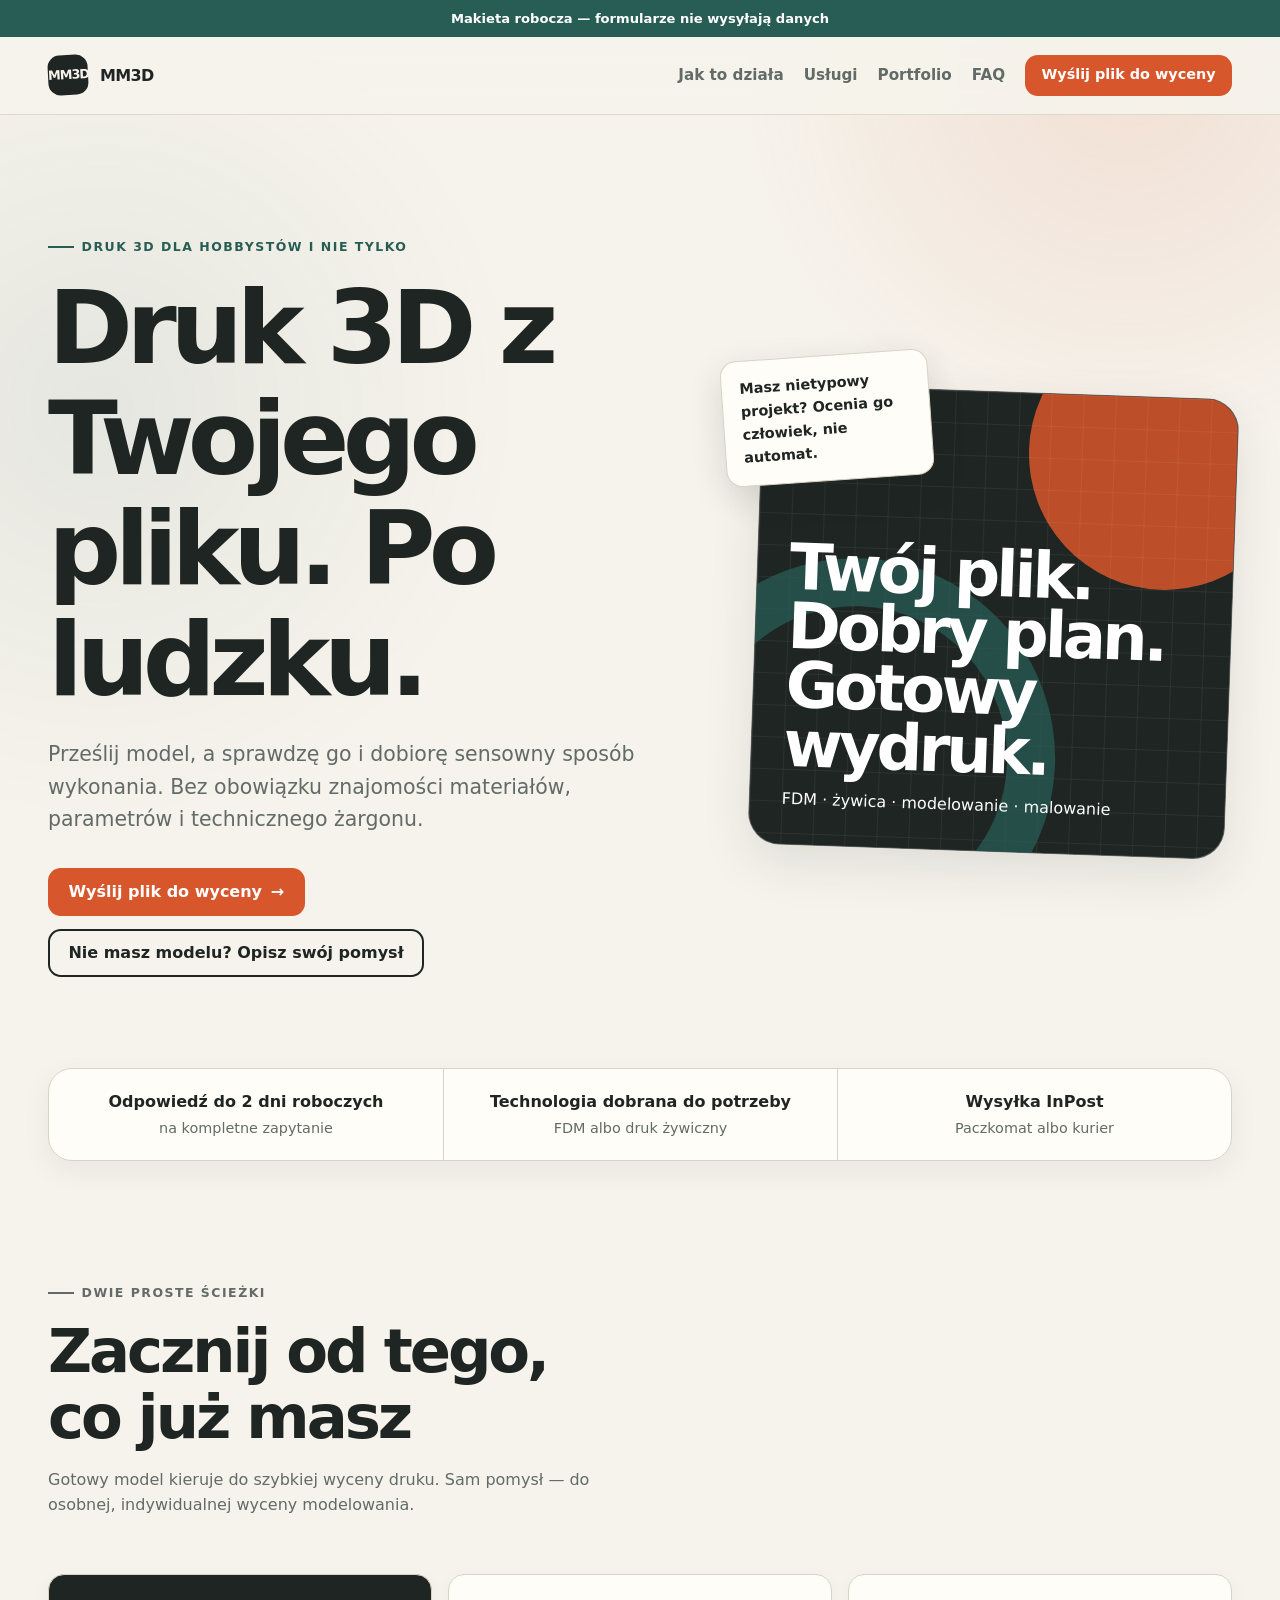
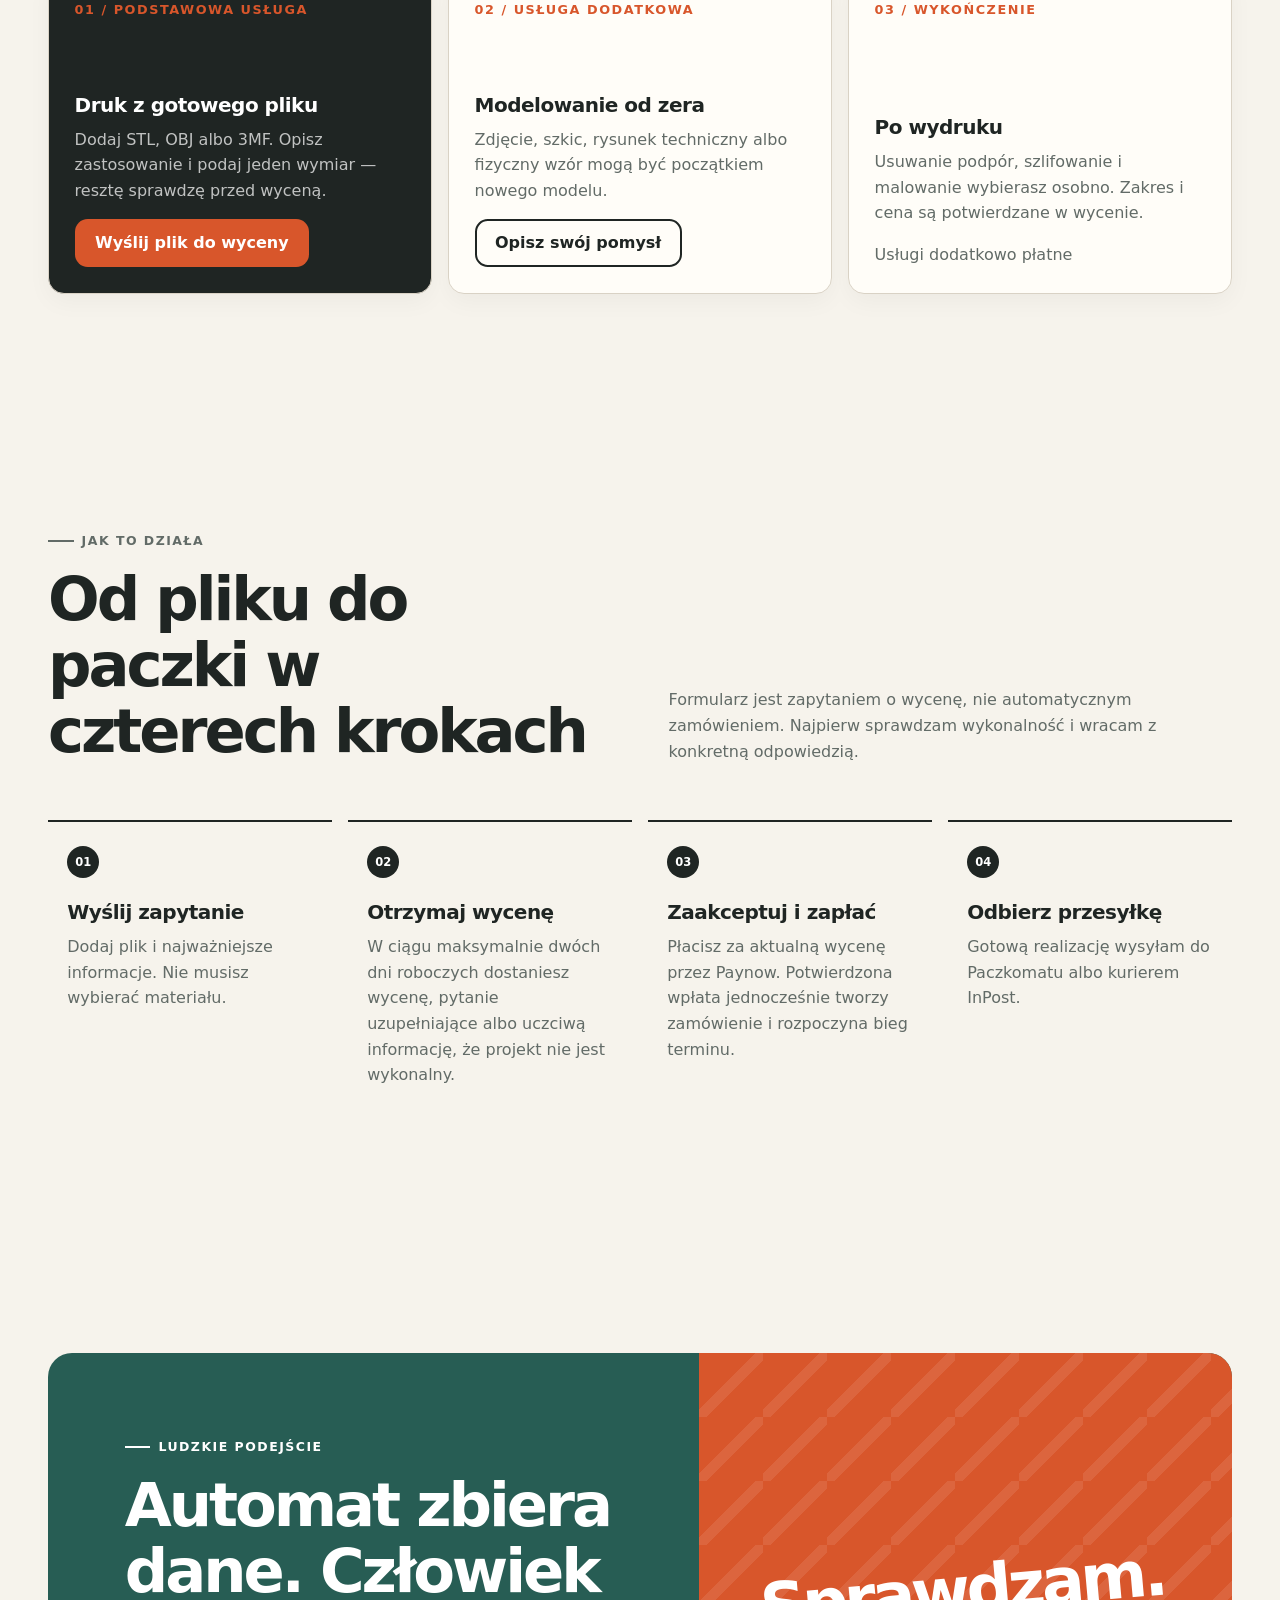
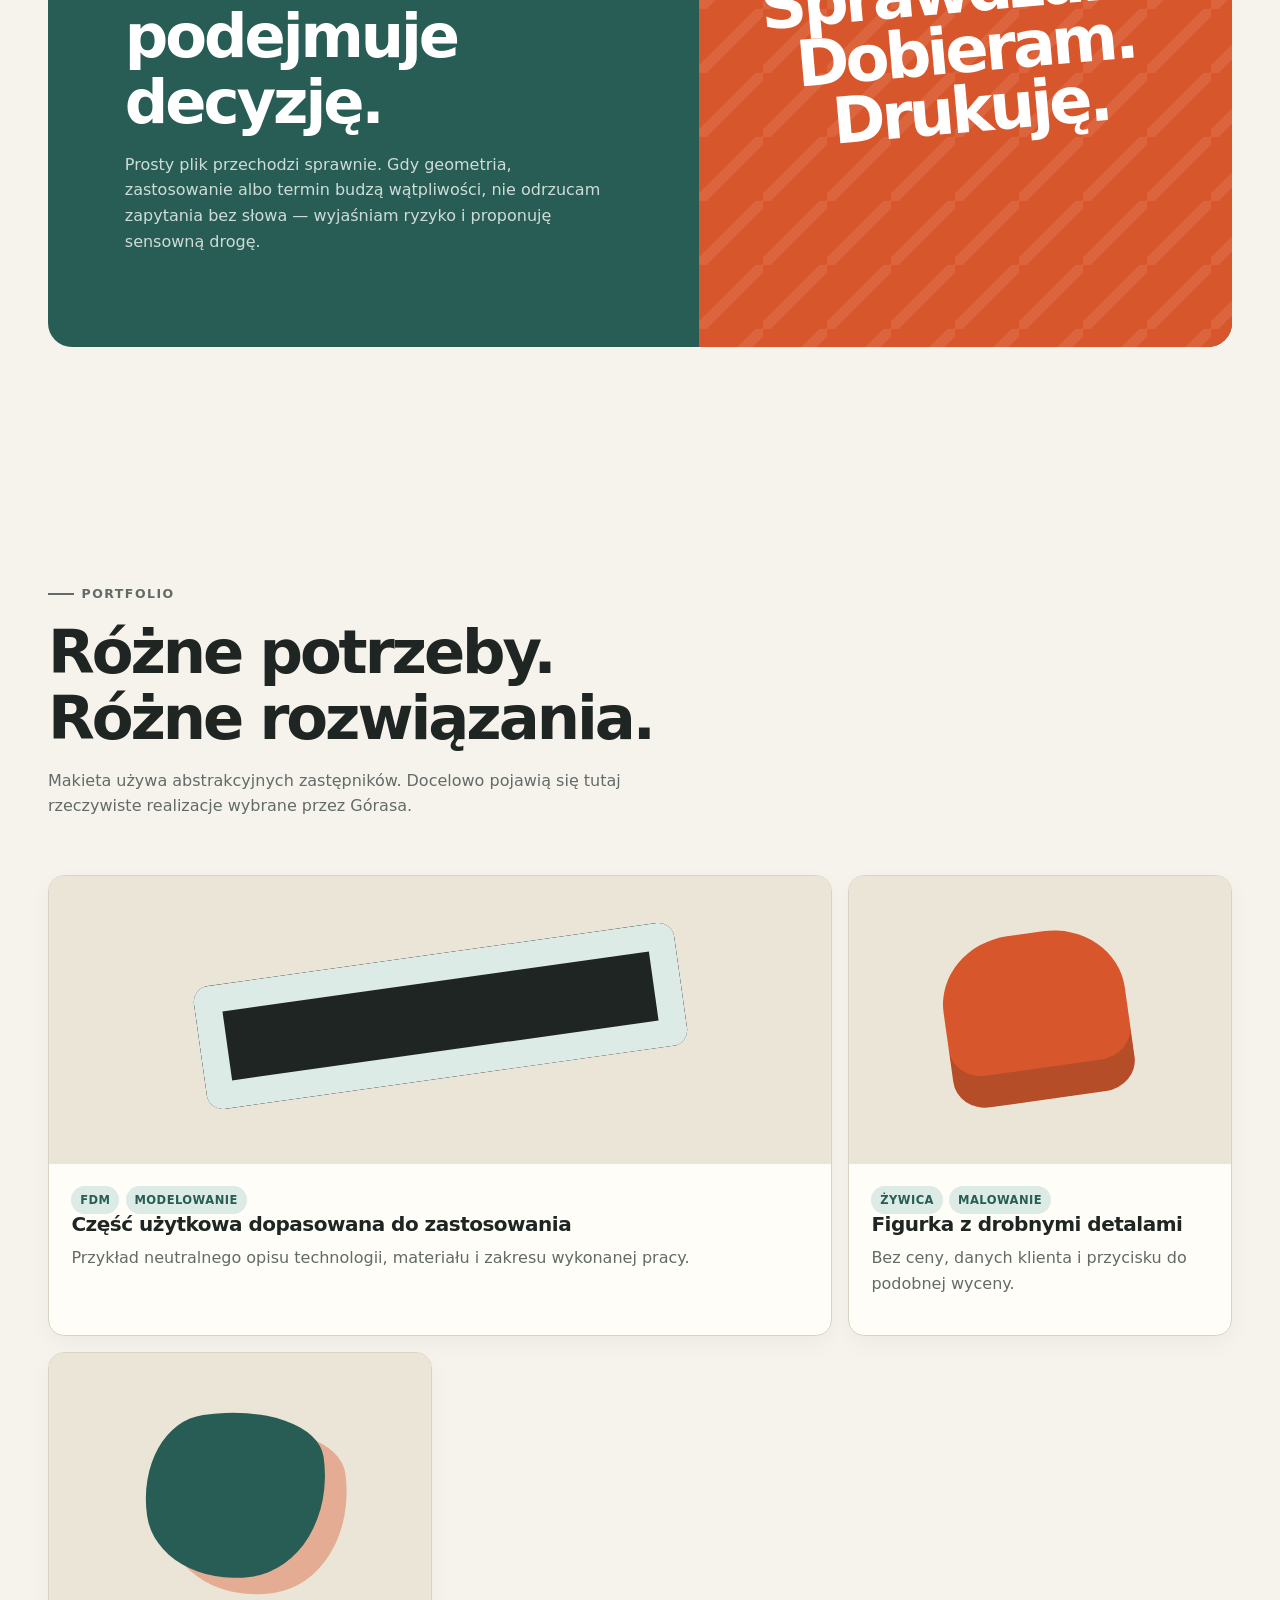
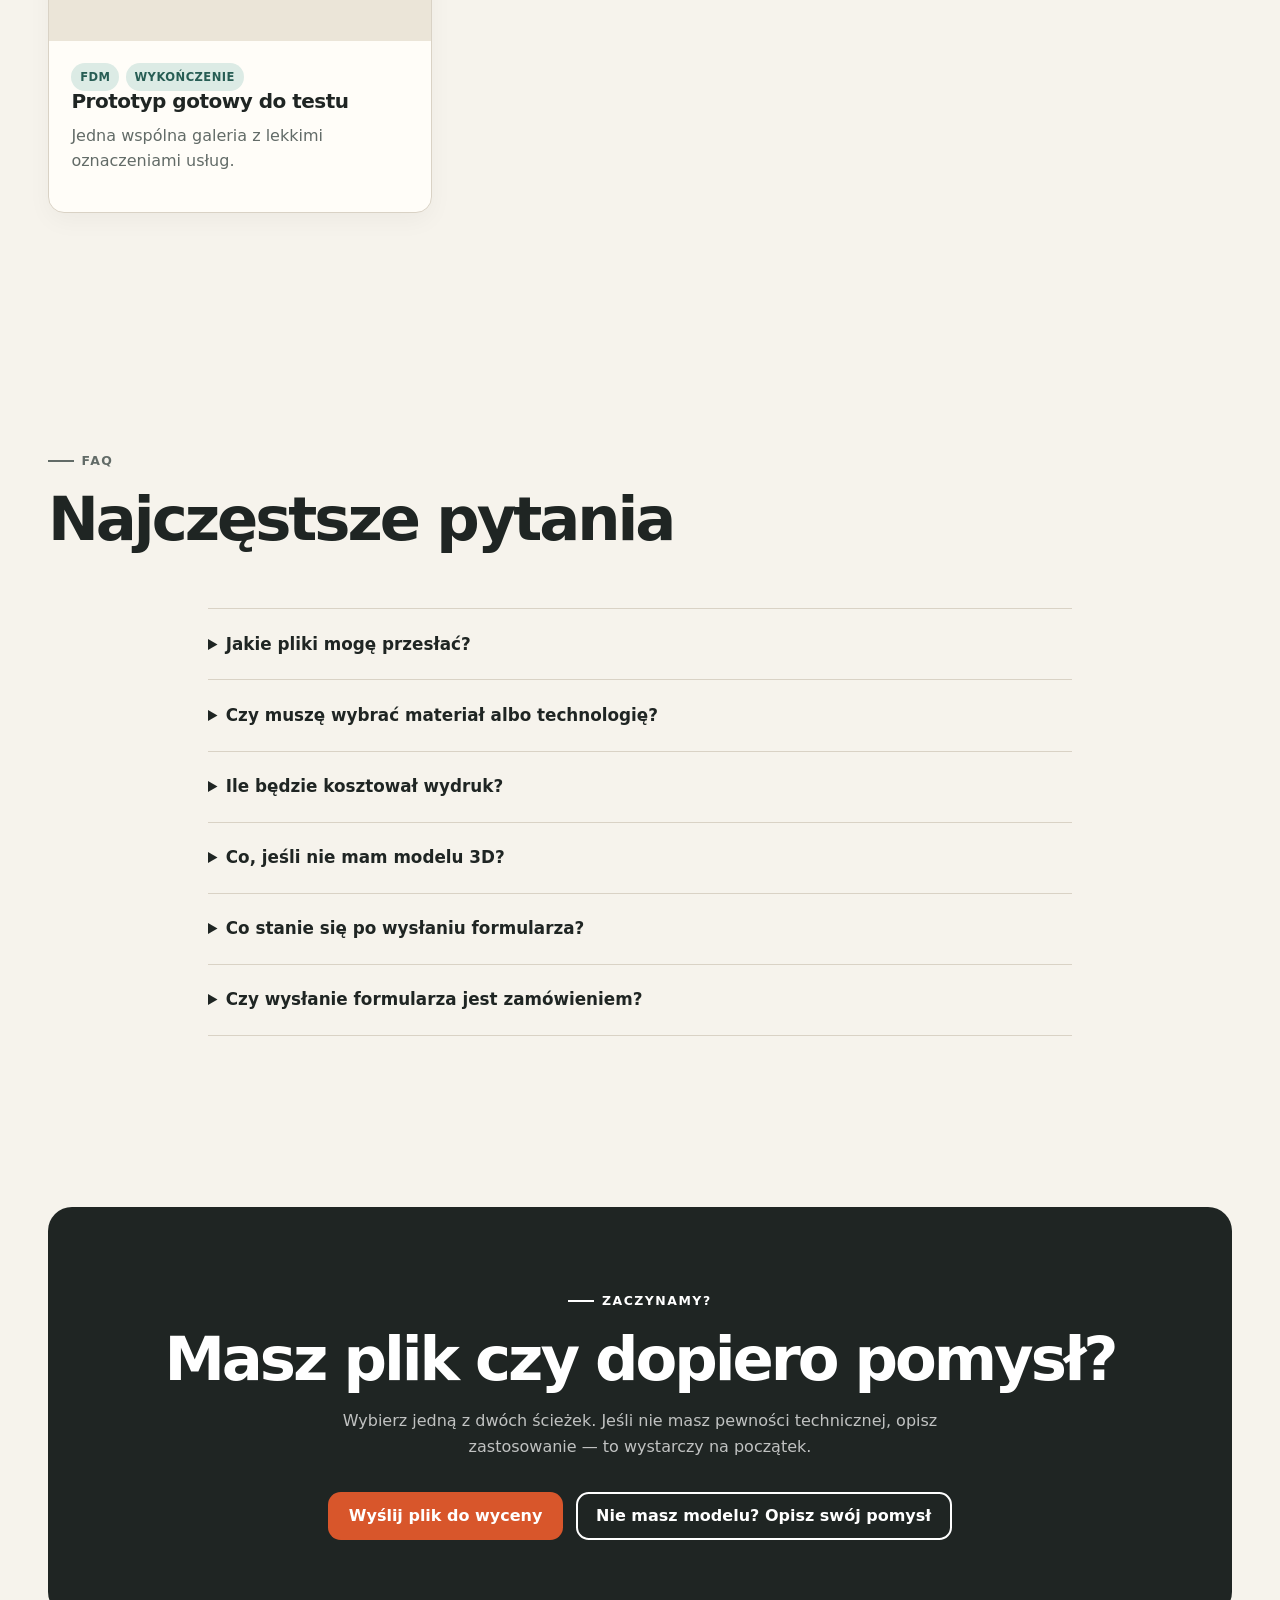
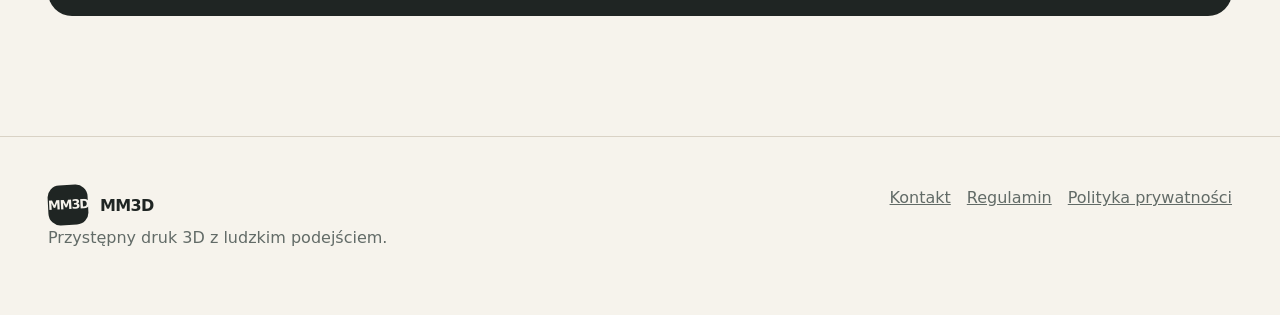
<file: prototype/index.html>
<!doctype html>
<html lang="pl">
  <head>
    <meta charset="utf-8">
    <meta name="viewport" content="width=device-width, initial-scale=1">
    <meta name="description" content="MM3D — przystępny druk 3D z Twojego pliku i modelowanie od zera.">
    <title>MM3D — druk 3D po ludzku</title>
    <link rel="icon" href="favicon.svg" type="image/svg+xml">
    <link rel="stylesheet" href="styles.css">
    <script src="app.js" defer></script>
  </head>
  <body>
    <a class="skip-link" href="#main">Przejdź do treści</a>
    <div class="prototype-banner">Makieta robocza — formularze nie wysyłają danych</div>

    <header class="site-header">
      <div class="nav-shell">
        <a class="brand" href="index.html" aria-label="MM3D — strona główna">
          <span class="brand-mark" aria-hidden="true">MM3D</span>
          <span>MM3D</span>
        </a>
        <button class="menu-button" type="button" aria-expanded="false" aria-controls="main-nav" data-menu-button>Menu</button>
        <nav class="nav-links" id="main-nav" aria-label="Główna nawigacja" data-nav>
          <a href="#jak-to-dziala">Jak to działa</a>
          <a href="#uslugi">Usługi</a>
          <a href="#portfolio">Portfolio</a>
          <a href="#faq">FAQ</a>
          <a class="button small" href="wycena-druku.html">Wyślij plik do wyceny</a>
        </nav>
      </div>
    </header>

    <main id="main">
      <section class="hero">
        <div>
          <p class="eyebrow">Druk 3D dla hobbystów i nie tylko</p>
          <h1>Druk 3D z Twojego pliku. Po ludzku.</h1>
          <p class="lead">Prześlij model, a sprawdzę go i dobiorę sensowny sposób wykonania. Bez obowiązku znajomości materiałów, parametrów i technicznego żargonu.</p>
          <div class="actions">
            <a class="button" href="wycena-druku.html">Wyślij plik do wyceny <span aria-hidden="true">→</span></a>
            <a class="button secondary" href="modelowanie.html">Nie masz modelu? Opisz swój pomysł</a>
          </div>
        </div>
        <div class="hero-art" aria-label="Dekoracyjna ilustracja symbolizująca druk 3D">
          <div class="floating-note">Masz nietypowy projekt? Ocenia go człowiek, nie automat.</div>
          <div class="machine-card">
            <div class="machine-grid"></div>
            <div class="machine-copy">
              <strong>Twój plik. Dobry plan. Gotowy wydruk.</strong>
              <span>FDM · żywica · modelowanie · malowanie</span>
            </div>
          </div>
        </div>
      </section>

      <div class="trust-row" aria-label="Najważniejsze informacje">
        <div class="trust-item"><strong>Odpowiedź do 2 dni roboczych</strong><span>na kompletne zapytanie</span></div>
        <div class="trust-item"><strong>Technologia dobrana do potrzeby</strong><span>FDM albo druk żywiczny</span></div>
        <div class="trust-item"><strong>Wysyłka InPost</strong><span>Paczkomat albo kurier</span></div>
      </div>

      <section class="section" id="uslugi">
        <div class="section-head">
          <div>
            <p class="eyebrow">Dwie proste ścieżki</p>
            <h2>Zacznij od tego, co już masz</h2>
            <p>Gotowy model kieruje do szybkiej wyceny druku. Sam pomysł — do osobnej, indywidualnej wyceny modelowania.</p>
          </div>
        </div>
        <div class="grid-3">
          <article class="card service-card primary">
            <span class="service-number">01 / PODSTAWOWA USŁUGA</span>
            <div>
              <h3>Druk z gotowego pliku</h3>
              <p>Dodaj STL, OBJ albo 3MF. Opisz zastosowanie i podaj jeden wymiar — resztę sprawdzę przed wyceną.</p>
              <a class="button" href="wycena-druku.html">Wyślij plik do wyceny</a>
            </div>
          </article>
          <article class="card service-card">
            <span class="service-number">02 / USŁUGA DODATKOWA</span>
            <div>
              <h3>Modelowanie od zera</h3>
              <p>Zdjęcie, szkic, rysunek techniczny albo fizyczny wzór mogą być początkiem nowego modelu.</p>
              <a class="button secondary" href="modelowanie.html">Opisz swój pomysł</a>
            </div>
          </article>
          <article class="card service-card">
            <span class="service-number">03 / WYKOŃCZENIE</span>
            <div>
              <h3>Po wydruku</h3>
              <p>Usuwanie podpór, szlifowanie i malowanie wybierasz osobno. Zakres i cena są potwierdzane w wycenie.</p>
              <span class="muted">Usługi dodatkowo płatne</span>
            </div>
          </article>
        </div>
      </section>

      <section class="section" id="jak-to-dziala">
        <div class="section-head">
          <div>
            <p class="eyebrow">Jak to działa</p>
            <h2>Od pliku do paczki w czterech krokach</h2>
          </div>
          <p>Formularz jest zapytaniem o wycenę, nie automatycznym zamówieniem. Najpierw sprawdzam wykonalność i wracam z konkretną odpowiedzią.</p>
        </div>
        <div class="grid-4 steps">
          <article class="step"><h3>Wyślij zapytanie</h3><p>Dodaj plik i najważniejsze informacje. Nie musisz wybierać materiału.</p></article>
          <article class="step"><h3>Otrzymaj wycenę</h3><p>W ciągu maksymalnie dwóch dni roboczych dostaniesz wycenę, pytanie uzupełniające albo uczciwą informację, że projekt nie jest wykonalny.</p></article>
          <article class="step"><h3>Zaakceptuj i zapłać</h3><p>Płacisz za aktualną wycenę przez Paynow. Potwierdzona wpłata jednocześnie tworzy zamówienie i rozpoczyna bieg terminu.</p></article>
          <article class="step"><h3>Odbierz przesyłkę</h3><p>Gotową realizację wysyłam do Paczkomatu albo kurierem InPost.</p></article>
        </div>
      </section>

      <section class="section">
        <div class="human-panel">
          <div class="human-copy">
            <p class="eyebrow" style="color:#fff">Ludzkie podejście</p>
            <h2>Automat zbiera dane. Człowiek podejmuje decyzję.</h2>
            <p>Prosty plik przechodzi sprawnie. Gdy geometria, zastosowanie albo termin budzą wątpliwości, nie odrzucam zapytania bez słowa — wyjaśniam ryzyko i proponuję sensowną drogę.</p>
          </div>
          <div class="human-side" aria-hidden="true"><span>Sprawdzam. Dobieram. Drukuję.</span></div>
        </div>
      </section>

      <section class="section" id="portfolio">
        <div class="section-head">
          <div>
            <p class="eyebrow">Portfolio</p>
            <h2>Różne potrzeby. Różne rozwiązania.</h2>
            <p>Makieta używa abstrakcyjnych zastępników. Docelowo pojawią się tutaj rzeczywiste realizacje wybrane przez Górasa.</p>
          </div>
        </div>
        <div class="portfolio-grid">
          <article class="card portfolio-card wide">
            <div class="portfolio-visual utility" role="img" aria-label="Miejsce na zdjęcie części użytkowej"></div>
            <div class="card-body"><div class="tag-list"><span class="tag">FDM</span><span class="tag">Modelowanie</span></div><h3>Część użytkowa dopasowana do zastosowania</h3><p class="muted">Przykład neutralnego opisu technologii, materiału i zakresu wykonanej pracy.</p></div>
          </article>
          <article class="card portfolio-card">
            <div class="portfolio-visual resin" role="img" aria-label="Miejsce na zdjęcie figurki żywicznej"></div>
            <div class="card-body"><div class="tag-list"><span class="tag">Żywica</span><span class="tag">Malowanie</span></div><h3>Figurka z drobnymi detalami</h3><p class="muted">Bez ceny, danych klienta i przycisku do podobnej wyceny.</p></div>
          </article>
          <article class="card portfolio-card">
            <div class="portfolio-visual" role="img" aria-label="Miejsce na zdjęcie wydruku FDM"></div>
            <div class="card-body"><div class="tag-list"><span class="tag">FDM</span><span class="tag">Wykończenie</span></div><h3>Prototyp gotowy do testu</h3><p class="muted">Jedna wspólna galeria z lekkimi oznaczeniami usług.</p></div>
          </article>
        </div>
      </section>

      <section class="section" id="faq">
        <div class="section-head">
          <div><p class="eyebrow">FAQ</p><h2>Najczęstsze pytania</h2></div>
        </div>
        <div class="faq-list">
          <details><summary>Jakie pliki mogę przesłać?</summary><p>W pierwszej wersji: STL, OBJ i 3MF. Kilka plików może tworzyć jeden powiązany komplet. Niezależne modele wymagają osobnych zapytań.</p></details>
          <details><summary>Czy muszę wybrać materiał albo technologię?</summary><p>Nie. Opisz zastosowanie i warunki użytkowania, a MM3D dobierze odpowiednią technologię i materiał. Jeśli masz preferencję FDM albo druku żywicznego, możesz ją zaznaczyć.</p></details>
          <details><summary>Ile będzie kosztował wydruk?</summary><p>Każdy model wymaga oceny geometrii, wielkości, liczby sztuk i oczekiwanego wykończenia. Dlatego cena pojawia się dopiero w indywidualnej wycenie.</p></details>
          <details><summary>Co, jeśli nie mam modelu 3D?</summary><p>Skorzystaj z osobnego formularza „Nie masz modelu? Opisz swój pomysł”. Możesz dodać zdjęcia, szkice, rysunki techniczne lub zgłosić fizyczny przedmiot do pomiarów.</p></details>
          <details><summary>Co stanie się po wysłaniu formularza?</summary><p>Otrzymasz e-mail z numerem sprawy i podsumowaniem. MM3D odpowie na kompletne zapytanie maksymalnie w ciągu dwóch dni roboczych.</p></details>
          <details><summary>Czy wysłanie formularza jest zamówieniem?</summary><p>Nie. To zapytanie ofertowe. Zamówienie powstaje dopiero po skutecznej pełnej płatności Paynow za aktualną i ważną wycenę.</p></details>
        </div>
      </section>

      <section class="section compact">
        <div class="cta-panel">
          <p class="eyebrow" style="color:#fff">Zaczynamy?</p>
          <h2>Masz plik czy dopiero pomysł?</h2>
          <p>Wybierz jedną z dwóch ścieżek. Jeśli nie masz pewności technicznej, opisz zastosowanie — to wystarczy na początek.</p>
          <div class="actions">
            <a class="button" href="wycena-druku.html">Wyślij plik do wyceny</a>
            <a class="button secondary" href="modelowanie.html">Nie masz modelu? Opisz swój pomysł</a>
          </div>
        </div>
      </section>
    </main>

    <footer class="site-footer">
      <div class="footer-shell">
        <div><a class="brand" href="index.html"><span class="brand-mark" aria-hidden="true">MM3D</span><span>MM3D</span></a><p class="muted">Przystępny druk 3D z ludzkim podejściem.</p></div>
        <div class="footer-links"><a href="#">Kontakt</a><a href="#">Regulamin</a><a href="#">Polityka prywatności</a></div>
      </div>
    </footer>
  </body>
</html>
</file>
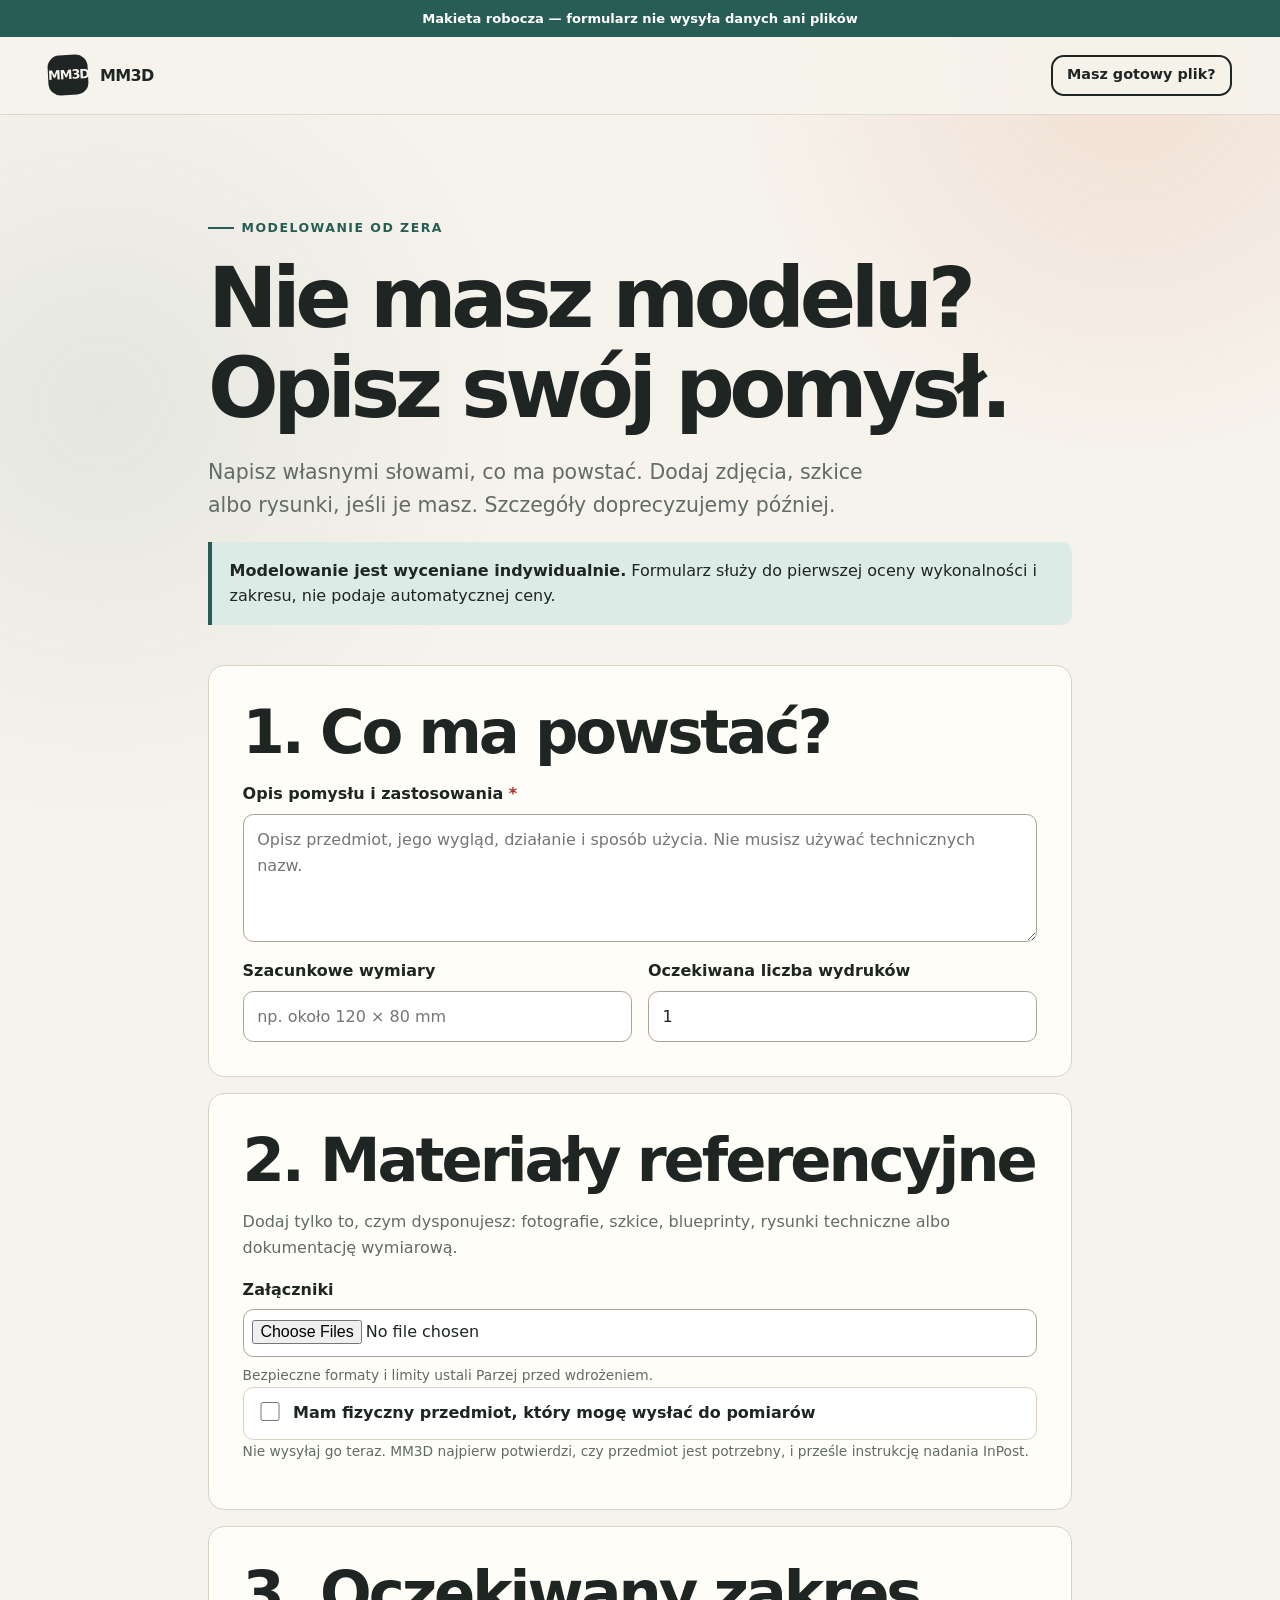
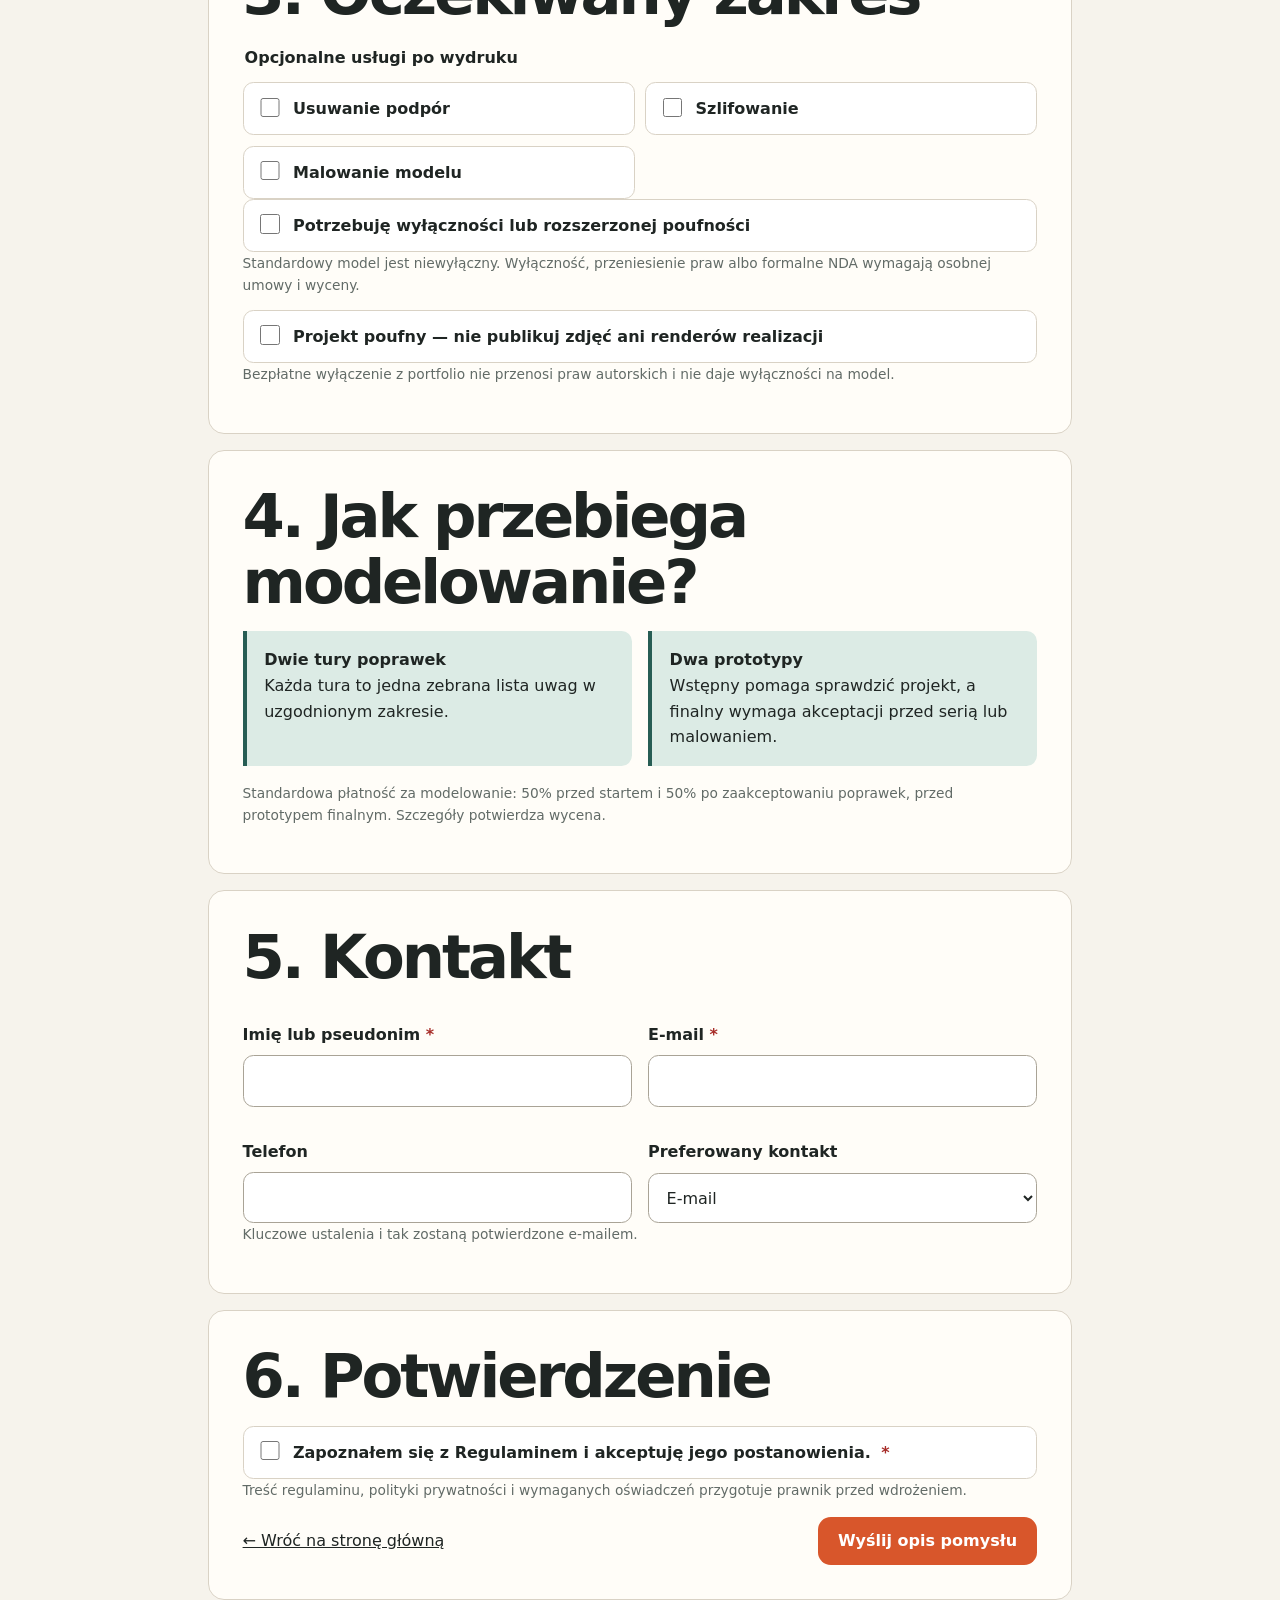
<file: prototype/modelowanie.html>
<!doctype html>
<html lang="pl">
  <head>
    <meta charset="utf-8">
    <meta name="viewport" content="width=device-width, initial-scale=1">
    <meta name="description" content="Opisz pomysł na model 3D i poproś MM3D o indywidualną wycenę.">
    <title>Modelowanie od zera — MM3D</title>
    <link rel="icon" href="favicon.svg" type="image/svg+xml">
    <link rel="stylesheet" href="styles.css">
    <script src="app.js" defer></script>
  </head>
  <body>
    <a class="skip-link" href="#main">Przejdź do formularza</a>
    <div class="prototype-banner">Makieta robocza — formularz nie wysyła danych ani plików</div>
    <header class="site-header">
      <div class="nav-shell">
        <a class="brand" href="index.html"><span class="brand-mark" aria-hidden="true">MM3D</span><span>MM3D</span></a>
        <a class="button secondary small" href="wycena-druku.html">Masz gotowy plik?</a>
      </div>
    </header>

    <main id="main">
      <header class="page-hero">
        <p class="eyebrow">Modelowanie od zera</p>
        <h1>Nie masz modelu? Opisz swój pomysł.</h1>
        <p class="lead">Napisz własnymi słowami, co ma powstać. Dodaj zdjęcia, szkice albo rysunki, jeśli je masz. Szczegóły doprecyzujemy później.</p>
        <div class="notice"><strong>Modelowanie jest wyceniane indywidualnie.</strong> Formularz służy do pierwszej oceny wykonalności i zakresu, nie podaje automatycznej ceny.</div>
      </header>

      <form class="form-shell" data-prototype-form>
        <section class="form-section">
          <h2>1. Co ma powstać?</h2>
          <div class="field"><label for="idea">Opis pomysłu i zastosowania <span class="required">*</span></label><textarea id="idea" name="idea" required placeholder="Opisz przedmiot, jego wygląd, działanie i sposób użycia. Nie musisz używać technicznych nazw."></textarea></div>
          <div class="field-grid">
            <div class="field"><label for="dimensions">Szacunkowe wymiary</label><input id="dimensions" name="dimensions" placeholder="np. około 120 × 80 mm"></div>
            <div class="field"><label for="quantity">Oczekiwana liczba wydruków</label><input id="quantity" name="quantity" type="number" min="1" value="1"></div>
          </div>
        </section>

        <section class="form-section">
          <h2>2. Materiały referencyjne</h2>
          <p>Dodaj tylko to, czym dysponujesz: fotografie, szkice, blueprinty, rysunki techniczne albo dokumentację wymiarową.</p>
          <div class="field"><label for="references">Załączniki</label><input id="references" name="references" type="file" multiple><span class="hint">Bezpieczne formaty i limity ustali Parzej przed wdrożeniem.</span></div>
          <label class="choice"><input type="checkbox" name="physical-reference">Mam fizyczny przedmiot, który mogę wysłać do pomiarów</label>
          <p class="hint">Nie wysyłaj go teraz. MM3D najpierw potwierdzi, czy przedmiot jest potrzebny, i prześle instrukcję nadania InPost.</p>
        </section>

        <section class="form-section">
          <h2>3. Oczekiwany zakres</h2>
          <fieldset>
            <legend>Opcjonalne usługi po wydruku</legend>
            <div class="choice-grid">
              <label class="choice"><input type="checkbox" name="finishing" value="supports">Usuwanie podpór</label>
              <label class="choice"><input type="checkbox" name="finishing" value="sanding">Szlifowanie</label>
              <label class="choice"><input type="checkbox" name="finishing" value="painting">Malowanie modelu</label>
            </div>
          </fieldset>
          <label class="choice"><input type="checkbox" name="exclusive">Potrzebuję wyłączności lub rozszerzonej poufności</label>
          <p class="hint">Standardowy model jest niewyłączny. Wyłączność, przeniesienie praw albo formalne NDA wymagają osobnej umowy i wyceny.</p>
          <label class="choice"><input type="checkbox" name="portfolio-private">Projekt poufny — nie publikuj zdjęć ani renderów realizacji</label>
          <p class="hint">Bezpłatne wyłączenie z portfolio nie przenosi praw autorskich i nie daje wyłączności na model.</p>
        </section>

        <section class="form-section">
          <h2>4. Jak przebiega modelowanie?</h2>
          <div class="grid-2">
            <div class="notice"><strong>Dwie tury poprawek</strong><br>Każda tura to jedna zebrana lista uwag w uzgodnionym zakresie.</div>
            <div class="notice"><strong>Dwa prototypy</strong><br>Wstępny pomaga sprawdzić projekt, a finalny wymaga akceptacji przed serią lub malowaniem.</div>
          </div>
          <p class="hint" style="margin-top:1rem">Standardowa płatność za modelowanie: 50% przed startem i 50% po zaakceptowaniu poprawek, przed prototypem finalnym. Szczegóły potwierdza wycena.</p>
        </section>

        <section class="form-section">
          <h2>5. Kontakt</h2>
          <div class="field-grid">
            <div class="field"><label for="name">Imię lub pseudonim <span class="required">*</span></label><input id="name" name="name" autocomplete="name" required></div>
            <div class="field"><label for="email">E-mail <span class="required">*</span></label><input id="email" name="email" type="email" autocomplete="email" required></div>
            <div class="field"><label for="phone">Telefon</label><input id="phone" name="phone" type="tel" autocomplete="tel"></div>
            <div class="field"><label for="contact">Preferowany kontakt</label><select id="contact" name="contact"><option>E-mail</option><option>Telefon — jeśli podano numer</option></select></div>
          </div>
          <p class="hint">Kluczowe ustalenia i tak zostaną potwierdzone e-mailem.</p>
        </section>

        <section class="form-section">
          <h2>6. Potwierdzenie</h2>
          <label class="choice"><input type="checkbox" name="terms" required>Zapoznałem się z Regulaminem i akceptuję jego postanowienia. <span class="required">*</span></label>
          <p class="hint">Treść regulaminu, polityki prywatności i wymaganych oświadczeń przygotuje prawnik przed wdrożeniem.</p>
          <div class="form-actions"><a href="index.html">← Wróć na stronę główną</a><button class="button" type="submit">Wyślij opis pomysłu</button></div>
          <div class="form-result" tabindex="-1" data-form-result>To jest makieta. W produkcyjnej stronie zobaczysz tu numer sprawy i otrzymasz podsumowanie e-mailem.</div>
        </section>
      </form>
    </main>
  </body>
</html>
</file>
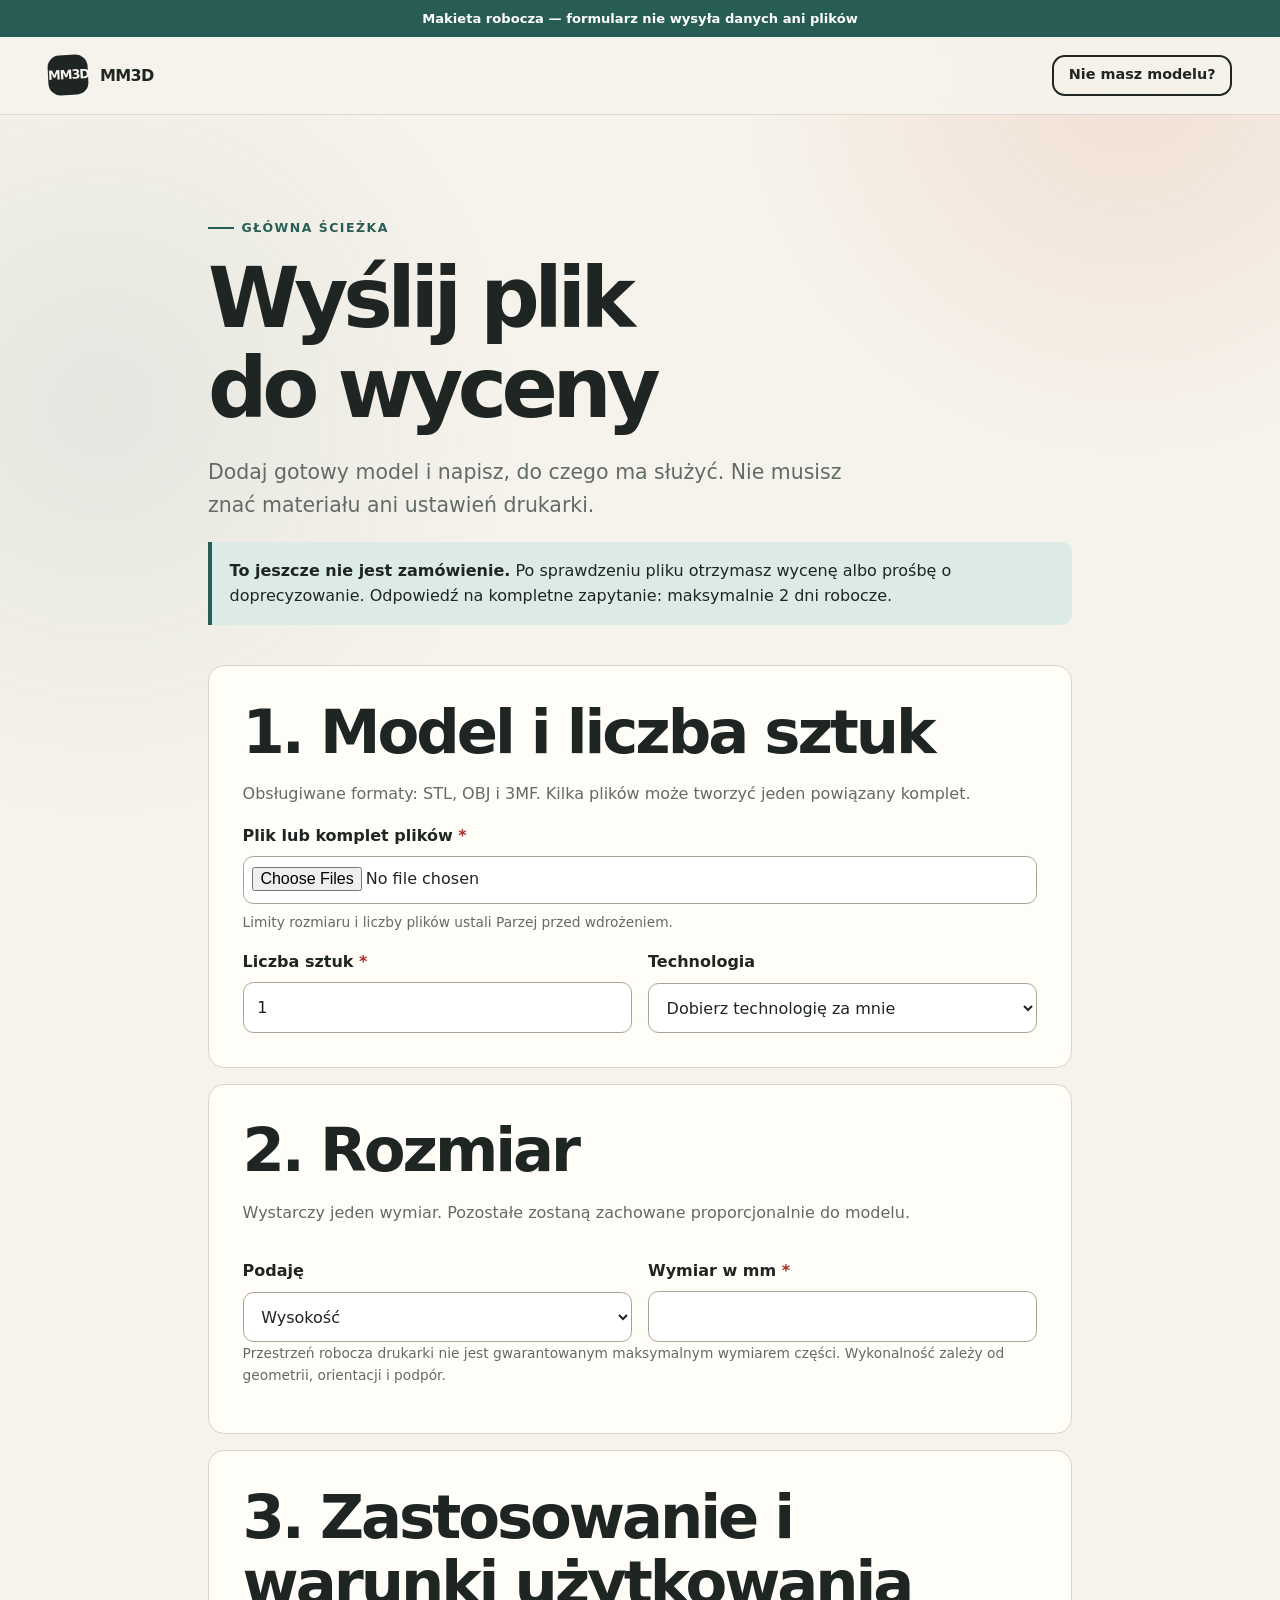
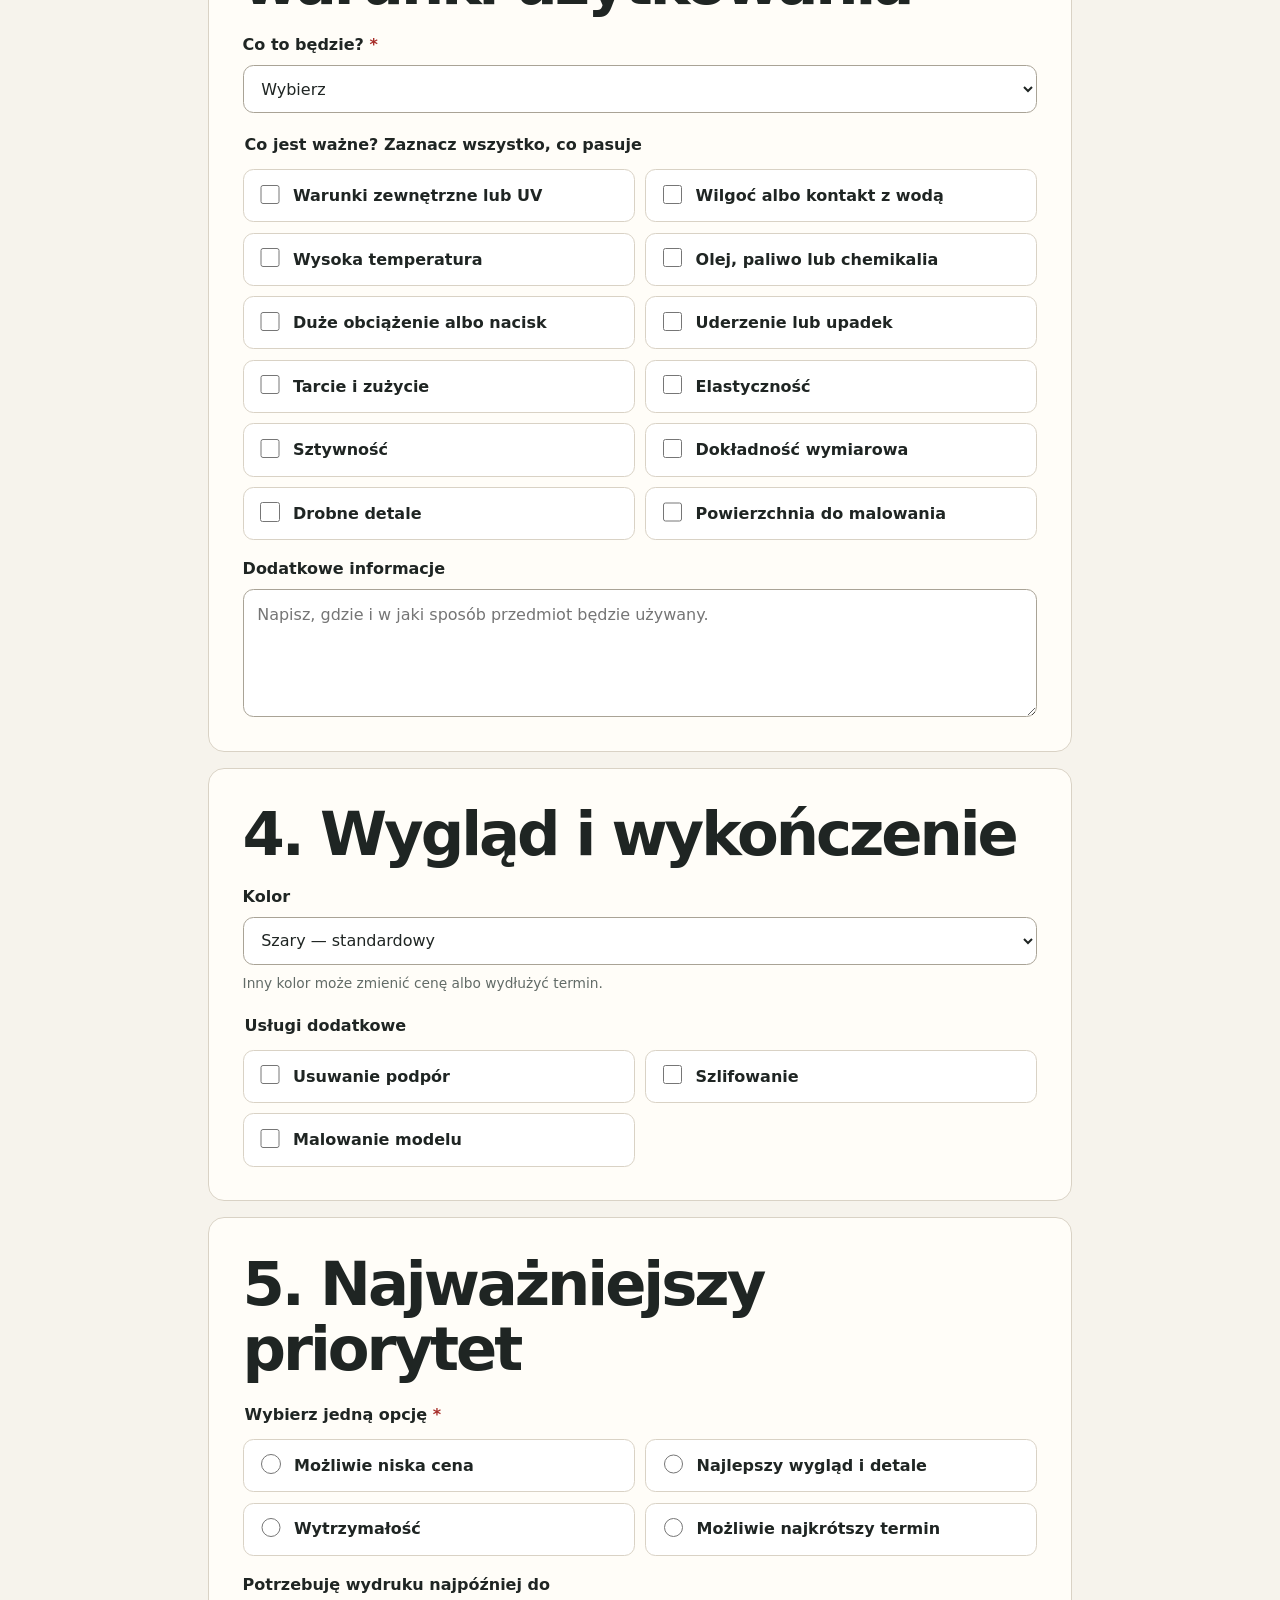
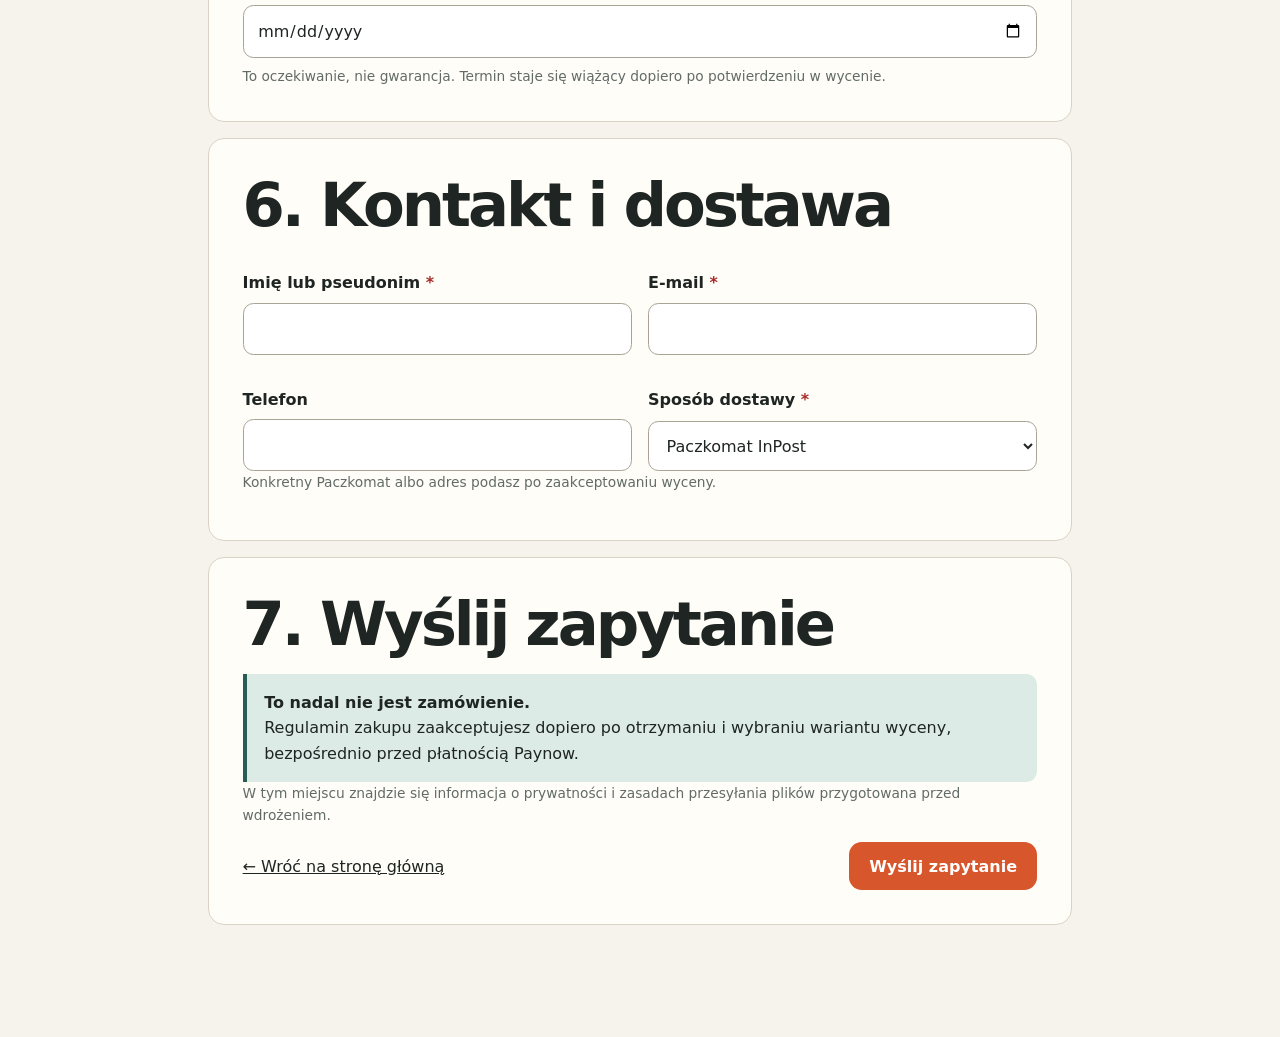
<file: prototype/wycena-druku.html>
<!doctype html>
<html lang="pl">
  <head>
    <meta charset="utf-8">
    <meta name="viewport" content="width=device-width, initial-scale=1">
    <meta name="description" content="Wyślij plik do indywidualnej wyceny druku 3D w MM3D.">
    <title>Wyślij plik do wyceny — MM3D</title>
    <link rel="icon" href="favicon.svg" type="image/svg+xml">
    <link rel="stylesheet" href="styles.css">
    <script src="app.js" defer></script>
  </head>
  <body>
    <a class="skip-link" href="#main">Przejdź do formularza</a>
    <div class="prototype-banner">Makieta robocza — formularz nie wysyła danych ani plików</div>
    <header class="site-header">
      <div class="nav-shell">
        <a class="brand" href="index.html"><span class="brand-mark" aria-hidden="true">MM3D</span><span>MM3D</span></a>
        <a class="button secondary small" href="modelowanie.html">Nie masz modelu?</a>
      </div>
    </header>

    <main id="main">
      <header class="page-hero">
        <p class="eyebrow">Główna ścieżka</p>
        <h1>Wyślij plik do wyceny</h1>
        <p class="lead">Dodaj gotowy model i napisz, do czego ma służyć. Nie musisz znać materiału ani ustawień drukarki.</p>
        <div class="notice"><strong>To jeszcze nie jest zamówienie.</strong> Po sprawdzeniu pliku otrzymasz wycenę albo prośbę o doprecyzowanie. Odpowiedź na kompletne zapytanie: maksymalnie 2 dni robocze.</div>
      </header>

      <form class="form-shell" data-prototype-form>
        <section class="form-section">
          <h2>1. Model i liczba sztuk</h2>
          <p>Obsługiwane formaty: STL, OBJ i 3MF. Kilka plików może tworzyć jeden powiązany komplet.</p>
          <div class="field">
            <label for="print-files">Plik lub komplet plików <span class="required">*</span></label>
            <input id="print-files" name="print-files" type="file" accept=".stl,.obj,.3mf" multiple required>
            <span class="hint">Limity rozmiaru i liczby plików ustali Parzej przed wdrożeniem.</span>
          </div>
          <div class="field-grid">
            <div class="field"><label for="quantity">Liczba sztuk <span class="required">*</span></label><input id="quantity" name="quantity" type="number" min="1" value="1" required></div>
            <div class="field"><label for="technology">Technologia</label><select id="technology" name="technology"><option>Dobierz technologię za mnie</option><option>FDM</option><option>Druk żywiczny (SLA/MSLA)</option></select></div>
          </div>
        </section>

        <section class="form-section">
          <h2>2. Rozmiar</h2>
          <p>Wystarczy jeden wymiar. Pozostałe zostaną zachowane proporcjonalnie do modelu.</p>
          <div class="field-grid">
            <div class="field"><label for="dimension-type">Podaję</label><select id="dimension-type" name="dimension-type"><option>Wysokość</option><option>Szerokość</option><option>Długość</option></select></div>
            <div class="field"><label for="dimension">Wymiar w mm <span class="required">*</span></label><input id="dimension" name="dimension" type="number" min="0.1" step="0.1" required></div>
          </div>
          <p class="hint">Przestrzeń robocza drukarki nie jest gwarantowanym maksymalnym wymiarem części. Wykonalność zależy od geometrii, orientacji i podpór.</p>
        </section>

        <section class="form-section">
          <h2>3. Zastosowanie i warunki użytkowania</h2>
          <div class="field"><label for="use-type">Co to będzie? <span class="required">*</span></label><select id="use-type" name="use-type" required><option value="">Wybierz</option><option>Figurka lub dekoracja</option><option>Element gry albo modelarstwa</option><option>Część użytkowa</option><option>Obudowa</option><option>Część mechaniczna lub ruchoma</option><option>Prototyp</option><option>Inne</option></select></div>
          <fieldset>
            <legend>Co jest ważne? Zaznacz wszystko, co pasuje</legend>
            <div class="choice-grid">
              <label class="choice"><input type="checkbox" name="conditions" value="uv">Warunki zewnętrzne lub UV</label>
              <label class="choice"><input type="checkbox" name="conditions" value="water">Wilgoć albo kontakt z wodą</label>
              <label class="choice"><input type="checkbox" name="conditions" value="temperature">Wysoka temperatura</label>
              <label class="choice"><input type="checkbox" name="conditions" value="chemicals">Olej, paliwo lub chemikalia</label>
              <label class="choice"><input type="checkbox" name="conditions" value="load">Duże obciążenie albo nacisk</label>
              <label class="choice"><input type="checkbox" name="conditions" value="impact">Uderzenie lub upadek</label>
              <label class="choice"><input type="checkbox" name="conditions" value="friction">Tarcie i zużycie</label>
              <label class="choice"><input type="checkbox" name="conditions" value="flexible">Elastyczność</label>
              <label class="choice"><input type="checkbox" name="conditions" value="rigid">Sztywność</label>
              <label class="choice"><input type="checkbox" name="conditions" value="precise">Dokładność wymiarowa</label>
              <label class="choice"><input type="checkbox" name="conditions" value="details">Drobne detale</label>
              <label class="choice"><input type="checkbox" name="conditions" value="painting">Powierzchnia do malowania</label>
            </div>
          </fieldset>
          <div class="field"><label for="usage-notes">Dodatkowe informacje</label><textarea id="usage-notes" name="usage-notes" placeholder="Napisz, gdzie i w jaki sposób przedmiot będzie używany."></textarea></div>
        </section>

        <section class="form-section">
          <h2>4. Wygląd i wykończenie</h2>
          <div class="field"><label for="color">Kolor</label><select id="color" name="color"><option>Szary — standardowy</option><option>Czarny</option><option>Biały</option><option>Bez preferencji</option><option>Inny — opiszę w uwagach</option></select><span class="hint">Inny kolor może zmienić cenę albo wydłużyć termin.</span></div>
          <fieldset>
            <legend>Usługi dodatkowe</legend>
            <div class="choice-grid">
              <label class="choice"><input type="checkbox" name="finishing" value="supports">Usuwanie podpór</label>
              <label class="choice"><input type="checkbox" name="finishing" value="sanding">Szlifowanie</label>
              <label class="choice"><input type="checkbox" name="finishing" value="painting">Malowanie modelu</label>
            </div>
          </fieldset>
        </section>

        <section class="form-section">
          <h2>5. Najważniejszy priorytet</h2>
          <fieldset>
            <legend>Wybierz jedną opcję <span class="required">*</span></legend>
            <div class="choice-grid">
              <label class="choice"><input type="radio" name="priority" value="price" required>Możliwie niska cena</label>
              <label class="choice"><input type="radio" name="priority" value="appearance">Najlepszy wygląd i detale</label>
              <label class="choice"><input type="radio" name="priority" value="strength">Wytrzymałość</label>
              <label class="choice"><input type="radio" name="priority" value="deadline">Możliwie najkrótszy termin</label>
            </div>
          </fieldset>
          <div class="field"><label for="wanted-date">Potrzebuję wydruku najpóźniej do</label><input id="wanted-date" name="wanted-date" type="date"><span class="hint">To oczekiwanie, nie gwarancja. Termin staje się wiążący dopiero po potwierdzeniu w wycenie.</span></div>
        </section>

        <section class="form-section">
          <h2>6. Kontakt i dostawa</h2>
          <div class="field-grid">
            <div class="field"><label for="name">Imię lub pseudonim <span class="required">*</span></label><input id="name" name="name" autocomplete="name" required></div>
            <div class="field"><label for="email">E-mail <span class="required">*</span></label><input id="email" name="email" type="email" autocomplete="email" required></div>
            <div class="field"><label for="phone">Telefon</label><input id="phone" name="phone" type="tel" autocomplete="tel"></div>
            <div class="field"><label for="delivery">Sposób dostawy <span class="required">*</span></label><select id="delivery" name="delivery" required><option>Paczkomat InPost</option><option>Kurier InPost</option></select></div>
          </div>
          <p class="hint">Konkretny Paczkomat albo adres podasz po zaakceptowaniu wyceny.</p>
        </section>

        <section class="form-section">
          <h2>7. Wyślij zapytanie</h2>
          <div class="notice"><strong>To nadal nie jest zamówienie.</strong><br>Regulamin zakupu zaakceptujesz dopiero po otrzymaniu i wybraniu wariantu wyceny, bezpośrednio przed płatnością Paynow.</div>
          <p class="hint">W tym miejscu znajdzie się informacja o prywatności i zasadach przesyłania plików przygotowana przed wdrożeniem.</p>
          <div class="form-actions"><a href="index.html">← Wróć na stronę główną</a><button class="button" type="submit">Wyślij zapytanie</button></div>
          <div class="form-result" tabindex="-1" data-form-result>To jest makieta. W produkcyjnej stronie zobaczysz tu numer sprawy i otrzymasz podsumowanie e-mailem.</div>
        </section>
      </form>
    </main>
  </body>
</html>
</file>
<file: prototype/styles.css>
:root {
  color-scheme: light;
  --ink: #1f2523;
  --muted: #626b67;
  --paper: #f6f3ec;
  --surface: #fffdf8;
  --surface-strong: #ebe5d8;
  --line: #d9d2c5;
  --brand: #d8562b;
  --brand-dark: #9f3718;
  --accent: #275d54;
  --accent-soft: #dcebe5;
  --focus: #1167d8;
  --danger: #a72c28;
  --shadow: 0 18px 50px rgb(31 37 35 / 10%);
  --radius-sm: 0.65rem;
  --radius: 1rem;
  --radius-lg: 1.5rem;
  --max: 74rem;
}

* {
  box-sizing: border-box;
}

html {
  scroll-behavior: smooth;
}

body {
  margin: 0;
  background: var(--paper);
  color: var(--ink);
  font-family: Inter, ui-sans-serif, system-ui, -apple-system, BlinkMacSystemFont, "Segoe UI", sans-serif;
  line-height: 1.6;
}

body::before {
  position: fixed;
  inset: 0;
  z-index: -1;
  background:
    radial-gradient(circle at 88% 8%, rgb(216 86 43 / 12%), transparent 24rem),
    radial-gradient(circle at 8% 45%, rgb(39 93 84 / 8%), transparent 26rem);
  content: "";
  pointer-events: none;
}

a {
  color: inherit;
}

img,
svg {
  display: block;
  max-width: 100%;
}

button,
input,
select,
textarea {
  font: inherit;
}

:focus-visible {
  outline: 3px solid var(--focus);
  outline-offset: 3px;
}

.skip-link {
  position: fixed;
  top: 0.75rem;
  left: 0.75rem;
  z-index: 100;
  padding: 0.7rem 1rem;
  border-radius: var(--radius-sm);
  background: var(--ink);
  color: white;
  transform: translateY(-160%);
}

.skip-link:focus {
  transform: translateY(0);
}

.site-header {
  position: sticky;
  top: 0;
  z-index: 20;
  border-bottom: 1px solid rgb(217 210 197 / 80%);
  background: rgb(246 243 236 / 92%);
  backdrop-filter: blur(12px);
}

.nav-shell,
.section,
.hero,
.footer-shell {
  width: min(calc(100% - 2rem), var(--max));
  margin-inline: auto;
}

.nav-shell {
  display: flex;
  min-height: 4.8rem;
  align-items: center;
  justify-content: space-between;
  gap: 1.2rem;
}

.brand {
  display: inline-flex;
  align-items: center;
  gap: 0.75rem;
  color: var(--ink);
  font-weight: 900;
  letter-spacing: -0.04em;
  text-decoration: none;
}

.brand-mark {
  display: grid;
  width: 2.5rem;
  height: 2.5rem;
  place-items: center;
  border-radius: 0.75rem;
  background: var(--ink);
  color: var(--paper);
  font-size: 0.8rem;
  letter-spacing: -0.08em;
  transform: rotate(-3deg);
}

.nav-links {
  display: flex;
  align-items: center;
  gap: 1.25rem;
}

.nav-links a:not(.button) {
  color: var(--muted);
  font-size: 0.95rem;
  font-weight: 700;
  text-decoration: none;
}

.nav-links a:hover {
  color: var(--ink);
}

.menu-button {
  display: none;
  min-width: 2.8rem;
  min-height: 2.8rem;
  border: 1px solid var(--line);
  border-radius: var(--radius-sm);
  background: var(--surface);
  color: var(--ink);
  font-weight: 800;
}

.hero {
  display: grid;
  min-height: 40rem;
  align-items: center;
  grid-template-columns: minmax(0, 1.08fr) minmax(19rem, 0.92fr);
  gap: clamp(2rem, 6vw, 6rem);
  padding-block: clamp(4rem, 9vw, 7.5rem);
}

.eyebrow {
  display: inline-flex;
  align-items: center;
  gap: 0.5rem;
  margin: 0 0 1rem;
  color: var(--accent);
  font-size: 0.78rem;
  font-weight: 900;
  letter-spacing: 0.12em;
  text-transform: uppercase;
}

.eyebrow::before {
  width: 1.6rem;
  height: 2px;
  background: currentColor;
  content: "";
}

h1,
h2,
h3,
p {
  margin-top: 0;
}

h1,
h2,
h3 {
  line-height: 1.08;
  text-wrap: balance;
}

h1 {
  max-width: 12ch;
  margin-bottom: 1.4rem;
  font-size: clamp(3rem, 8vw, 6.4rem);
  letter-spacing: -0.065em;
}

h2 {
  margin-bottom: 1rem;
  font-size: clamp(2rem, 4.8vw, 3.8rem);
  letter-spacing: -0.05em;
}

h3 {
  margin-bottom: 0.65rem;
  font-size: 1.25rem;
  letter-spacing: -0.025em;
}

.lead {
  max-width: 42rem;
  color: var(--muted);
  font-size: clamp(1.05rem, 2vw, 1.28rem);
}

.actions {
  display: flex;
  flex-wrap: wrap;
  gap: 0.8rem;
  margin-top: 2rem;
}

.button {
  display: inline-flex;
  min-height: 3rem;
  align-items: center;
  justify-content: center;
  gap: 0.55rem;
  padding: 0.78rem 1.15rem;
  border: 2px solid transparent;
  border-radius: 0.8rem;
  background: var(--brand);
  color: white;
  font-weight: 850;
  line-height: 1.1;
  text-align: center;
  text-decoration: none;
  transition: transform 160ms ease, background 160ms ease;
}

.button:hover {
  background: var(--brand-dark);
  transform: translateY(-2px);
}

.button.secondary {
  border-color: var(--ink);
  background: transparent;
  color: var(--ink);
}

.button.secondary:hover {
  background: var(--ink);
  color: white;
}

.button.small {
  min-height: 2.6rem;
  padding: 0.65rem 0.9rem;
  font-size: 0.9rem;
}

.hero-art {
  position: relative;
  min-height: 31rem;
}

.machine-card {
  position: absolute;
  inset: 2.2rem 0 0 2rem;
  overflow: hidden;
  border: 1px solid rgb(255 255 255 / 30%);
  border-radius: 2rem;
  background: var(--ink);
  box-shadow: var(--shadow);
  color: white;
  transform: rotate(2deg);
}

.machine-card::before,
.machine-card::after {
  position: absolute;
  border-radius: 50%;
  content: "";
}

.machine-card::before {
  top: -5rem;
  right: -4rem;
  width: 17rem;
  height: 17rem;
  background: var(--brand);
  opacity: 0.85;
}

.machine-card::after {
  bottom: -7rem;
  left: -6rem;
  width: 19rem;
  height: 19rem;
  border: 3rem solid var(--accent);
  opacity: 0.75;
}

.machine-grid {
  position: absolute;
  inset: 0;
  background-image:
    linear-gradient(rgb(255 255 255 / 6%) 1px, transparent 1px),
    linear-gradient(90deg, rgb(255 255 255 / 6%) 1px, transparent 1px);
  background-size: 2rem 2rem;
}

.machine-copy {
  position: absolute;
  right: 2rem;
  bottom: 2rem;
  left: 2rem;
  z-index: 2;
}

.machine-copy strong {
  display: block;
  max-width: 9ch;
  margin-bottom: 0.8rem;
  font-size: clamp(2rem, 5vw, 4.2rem);
  line-height: 0.92;
  letter-spacing: -0.06em;
}

.floating-note {
  position: absolute;
  top: 0;
  left: 0;
  z-index: 3;
  max-width: 13rem;
  padding: 1rem 1.1rem;
  border: 1px solid var(--line);
  border-radius: var(--radius);
  background: var(--surface);
  box-shadow: 0 12px 35px rgb(31 37 35 / 14%);
  font-size: 0.9rem;
  font-weight: 800;
  transform: rotate(-4deg);
}

.trust-row {
  display: grid;
  width: min(calc(100% - 2rem), var(--max));
  margin: -1.5rem auto 0;
  border: 1px solid var(--line);
  border-radius: var(--radius-lg);
  background: var(--surface);
  box-shadow: 0 10px 30px rgb(31 37 35 / 6%);
  grid-template-columns: repeat(3, 1fr);
}

.trust-item {
  padding: 1.25rem 1.5rem;
  text-align: center;
}

.trust-item + .trust-item {
  border-left: 1px solid var(--line);
}

.trust-item strong {
  display: block;
}

.trust-item span {
  color: var(--muted);
  font-size: 0.9rem;
}

.section {
  padding-block: clamp(4.5rem, 9vw, 8rem);
}

.section.compact {
  padding-block: 3.5rem;
}

.section-head {
  display: flex;
  align-items: end;
  justify-content: space-between;
  gap: 2rem;
  margin-bottom: 2.5rem;
}

.section-head > div {
  max-width: 48rem;
}

.section-head p {
  max-width: 37rem;
  color: var(--muted);
}

.grid-2,
.grid-3,
.grid-4 {
  display: grid;
  gap: 1rem;
}

.grid-2 {
  grid-template-columns: repeat(2, minmax(0, 1fr));
}

.grid-3 {
  grid-template-columns: repeat(3, minmax(0, 1fr));
}

.grid-4 {
  grid-template-columns: repeat(4, minmax(0, 1fr));
}

.card {
  border: 1px solid var(--line);
  border-radius: var(--radius);
  background: var(--surface);
  box-shadow: 0 8px 25px rgb(31 37 35 / 4%);
}

.card-body {
  padding: 1.4rem;
}

.service-card {
  display: flex;
  min-height: 20rem;
  flex-direction: column;
  justify-content: space-between;
  padding: 1.6rem;
}

.service-card.primary {
  background: var(--ink);
  color: white;
}

.service-card p {
  color: var(--muted);
}

.service-card.primary p {
  color: rgb(255 255 255 / 72%);
}

.service-number {
  color: var(--brand);
  font-size: 0.8rem;
  font-weight: 900;
  letter-spacing: 0.12em;
}

.steps {
  counter-reset: steps;
}

.step {
  position: relative;
  padding: 1.5rem 1.2rem 1.2rem;
  border-top: 2px solid var(--ink);
  counter-increment: steps;
}

.step::before {
  display: grid;
  width: 2rem;
  height: 2rem;
  margin-bottom: 1.5rem;
  place-items: center;
  border-radius: 50%;
  background: var(--ink);
  color: white;
  content: counter(steps, decimal-leading-zero);
  font-size: 0.72rem;
  font-weight: 900;
}

.step p,
.muted {
  color: var(--muted);
}

.human-panel {
  display: grid;
  overflow: hidden;
  border-radius: var(--radius-lg);
  background: var(--accent);
  color: white;
  grid-template-columns: 1.1fr 0.9fr;
}

.human-copy {
  padding: clamp(2rem, 6vw, 5rem);
}

.human-copy p {
  max-width: 42rem;
  color: rgb(255 255 255 / 78%);
}

.human-side {
  display: grid;
  min-height: 25rem;
  place-items: center;
  background:
    linear-gradient(135deg, transparent 44%, rgb(255 255 255 / 9%) 44% 56%, transparent 56%),
    var(--brand);
  background-size: 4rem 4rem;
}

.human-side span {
  max-width: 9ch;
  font-size: clamp(2rem, 5vw, 4.5rem);
  font-weight: 900;
  line-height: 0.94;
  letter-spacing: -0.06em;
  text-align: center;
  transform: rotate(-5deg);
}

.portfolio-grid {
  display: grid;
  grid-template-columns: repeat(12, 1fr);
  gap: 1rem;
}

.portfolio-card {
  grid-column: span 4;
  overflow: hidden;
}

.portfolio-card.wide {
  grid-column: span 8;
}

.portfolio-visual {
  position: relative;
  min-height: 18rem;
  overflow: hidden;
  background: var(--surface-strong);
}

.portfolio-visual::before,
.portfolio-visual::after {
  position: absolute;
  content: "";
}

.portfolio-visual::before {
  top: 20%;
  left: 25%;
  width: 48%;
  height: 58%;
  border-radius: 38% 62% 48% 52% / 55% 35% 65% 45%;
  background: var(--accent);
  box-shadow: 1.2rem 1.2rem 0 rgb(216 86 43 / 40%);
  transform: rotate(-8deg);
}

.portfolio-visual.resin::before {
  border-radius: 40% 40% 18% 18%;
  background: var(--brand);
  box-shadow: inset 0 -2rem 0 rgb(31 37 35 / 18%);
}

.portfolio-visual.utility::before {
  top: 27%;
  left: 19%;
  width: 62%;
  height: 43%;
  border-radius: 1rem;
  background: var(--ink);
  box-shadow: inset 0 0 0 1.7rem var(--accent-soft);
}

.tag-list {
  display: flex;
  flex-wrap: wrap;
  gap: 0.4rem;
}

.tag {
  display: inline-flex;
  padding: 0.28rem 0.55rem;
  border-radius: 99rem;
  background: var(--accent-soft);
  color: var(--accent);
  font-size: 0.72rem;
  font-weight: 900;
  letter-spacing: 0.04em;
  text-transform: uppercase;
}

.faq-list {
  max-width: 54rem;
  margin-inline: auto;
}

details {
  border-top: 1px solid var(--line);
}

details:last-child {
  border-bottom: 1px solid var(--line);
}

summary {
  padding: 1.35rem 2.5rem 1.35rem 0;
  cursor: pointer;
  font-size: 1.05rem;
  font-weight: 850;
}

details p {
  max-width: 47rem;
  padding-bottom: 1.2rem;
  color: var(--muted);
}

.cta-panel {
  padding: clamp(2rem, 6vw, 5rem);
  border-radius: var(--radius-lg);
  background: var(--ink);
  color: white;
  text-align: center;
}

.cta-panel h2,
.cta-panel p {
  margin-inline: auto;
}

.cta-panel p {
  max-width: 42rem;
  color: rgb(255 255 255 / 72%);
}

.cta-panel .actions {
  justify-content: center;
}

.cta-panel .button.secondary {
  border-color: white;
  color: white;
}

.site-footer {
  margin-top: 4rem;
  border-top: 1px solid var(--line);
}

.footer-shell {
  display: grid;
  padding-block: 3rem;
  grid-template-columns: 1.2fr 0.8fr;
  gap: 2rem;
}

.footer-links {
  display: flex;
  flex-wrap: wrap;
  justify-content: flex-end;
  gap: 1rem;
}

.footer-links a {
  color: var(--muted);
}

.prototype-banner {
  padding: 0.5rem 1rem;
  background: var(--accent);
  color: white;
  font-size: 0.82rem;
  font-weight: 800;
  text-align: center;
}

.page-hero {
  width: min(calc(100% - 2rem), 54rem);
  margin-inline: auto;
  padding-block: clamp(3.5rem, 8vw, 6rem) 2.5rem;
}

.page-hero h1 {
  max-width: 15ch;
  font-size: clamp(2.8rem, 7vw, 5.2rem);
}

.form-shell {
  width: min(calc(100% - 2rem), 54rem);
  margin-inline: auto;
  padding-bottom: 6rem;
}

.form-section {
  margin-bottom: 1rem;
  padding: clamp(1.25rem, 4vw, 2.1rem);
  border: 1px solid var(--line);
  border-radius: var(--radius);
  background: var(--surface);
}

.form-section > p {
  color: var(--muted);
}

.field-grid {
  display: grid;
  grid-template-columns: repeat(2, minmax(0, 1fr));
  gap: 1rem;
}

.field {
  display: grid;
  gap: 0.45rem;
  margin-top: 1rem;
}

.field.full {
  grid-column: 1 / -1;
}

label,
legend {
  font-weight: 800;
}

.hint {
  color: var(--muted);
  font-size: 0.86rem;
}

input,
select,
textarea {
  width: 100%;
  min-height: 3rem;
  padding: 0.75rem 0.85rem;
  border: 1px solid #a9a396;
  border-radius: var(--radius-sm);
  background: white;
  color: var(--ink);
}

textarea {
  min-height: 8rem;
  resize: vertical;
}

input[type="file"] {
  padding: 0.55rem;
}

fieldset {
  min-width: 0;
  margin: 1.2rem 0 0;
  padding: 0;
  border: 0;
}

.choice-grid {
  display: grid;
  grid-template-columns: repeat(2, minmax(0, 1fr));
  gap: 0.65rem;
  margin-top: 0.7rem;
}

.choice {
  display: flex;
  min-height: 3.2rem;
  align-items: start;
  gap: 0.65rem;
  padding: 0.8rem;
  border: 1px solid var(--line);
  border-radius: var(--radius-sm);
  background: white;
  font-weight: 650;
}

.choice input {
  width: 1.2rem;
  min-height: 1.2rem;
  margin-top: 0.1rem;
}

.notice {
  padding: 1rem 1.1rem;
  border-left: 4px solid var(--accent);
  border-radius: 0 var(--radius-sm) var(--radius-sm) 0;
  background: var(--accent-soft);
}

.notice.warning {
  border-left-color: var(--brand);
  background: #f7e5dc;
}

.required {
  color: var(--danger);
}

.form-actions {
  display: flex;
  align-items: center;
  justify-content: space-between;
  gap: 1rem;
  margin-top: 1rem;
}

.form-result {
  display: none;
  margin-top: 1rem;
  padding: 1rem;
  border-radius: var(--radius-sm);
  background: var(--accent-soft);
  color: var(--accent);
  font-weight: 800;
}

.form-result.visible {
  display: block;
}

@media (max-width: 58rem) {
  .menu-button {
    display: inline-grid;
    place-items: center;
  }

  .nav-links {
    position: absolute;
    top: 100%;
    right: 1rem;
    left: 1rem;
    display: none;
    align-items: stretch;
    padding: 1rem;
    border: 1px solid var(--line);
    border-radius: var(--radius);
    background: var(--surface);
    box-shadow: var(--shadow);
    flex-direction: column;
  }

  .nav-links.open {
    display: flex;
  }

  .hero {
    min-height: auto;
    grid-template-columns: 1fr;
  }

  .hero-art {
    min-height: 25rem;
  }

  .grid-4 {
    grid-template-columns: repeat(2, minmax(0, 1fr));
  }

  .grid-3 {
    grid-template-columns: 1fr;
  }

  .human-panel,
  .footer-shell {
    grid-template-columns: 1fr;
  }

  .portfolio-card,
  .portfolio-card.wide {
    grid-column: span 6;
  }

  .footer-links {
    justify-content: flex-start;
  }
}

@media (max-width: 40rem) {
  .nav-shell,
  .section,
  .hero,
  .footer-shell,
  .trust-row,
  .page-hero,
  .form-shell {
    width: min(calc(100% - 1.25rem), var(--max));
  }

  .nav-shell {
    min-height: 4.2rem;
  }

  h1 {
    font-size: clamp(2.65rem, 15vw, 4.3rem);
  }

  .hero {
    padding-top: 3rem;
  }

  .hero-art {
    min-height: 22rem;
  }

  .machine-card {
    inset: 1.5rem 0 0 0.8rem;
  }

  .floating-note {
    left: -0.2rem;
  }

  .trust-row,
  .grid-2,
  .grid-4,
  .field-grid,
  .choice-grid {
    grid-template-columns: 1fr;
  }

  .trust-item + .trust-item {
    border-top: 1px solid var(--line);
    border-left: 0;
  }

  .section-head,
  .form-actions {
    align-items: stretch;
    flex-direction: column;
  }

  .portfolio-card,
  .portfolio-card.wide {
    grid-column: 1 / -1;
  }

  .actions .button,
  .form-actions .button {
    width: 100%;
  }
}

@media (prefers-reduced-motion: reduce) {
  *,
  *::before,
  *::after {
    scroll-behavior: auto !important;
    transition-duration: 0.01ms !important;
  }
}
</file>
